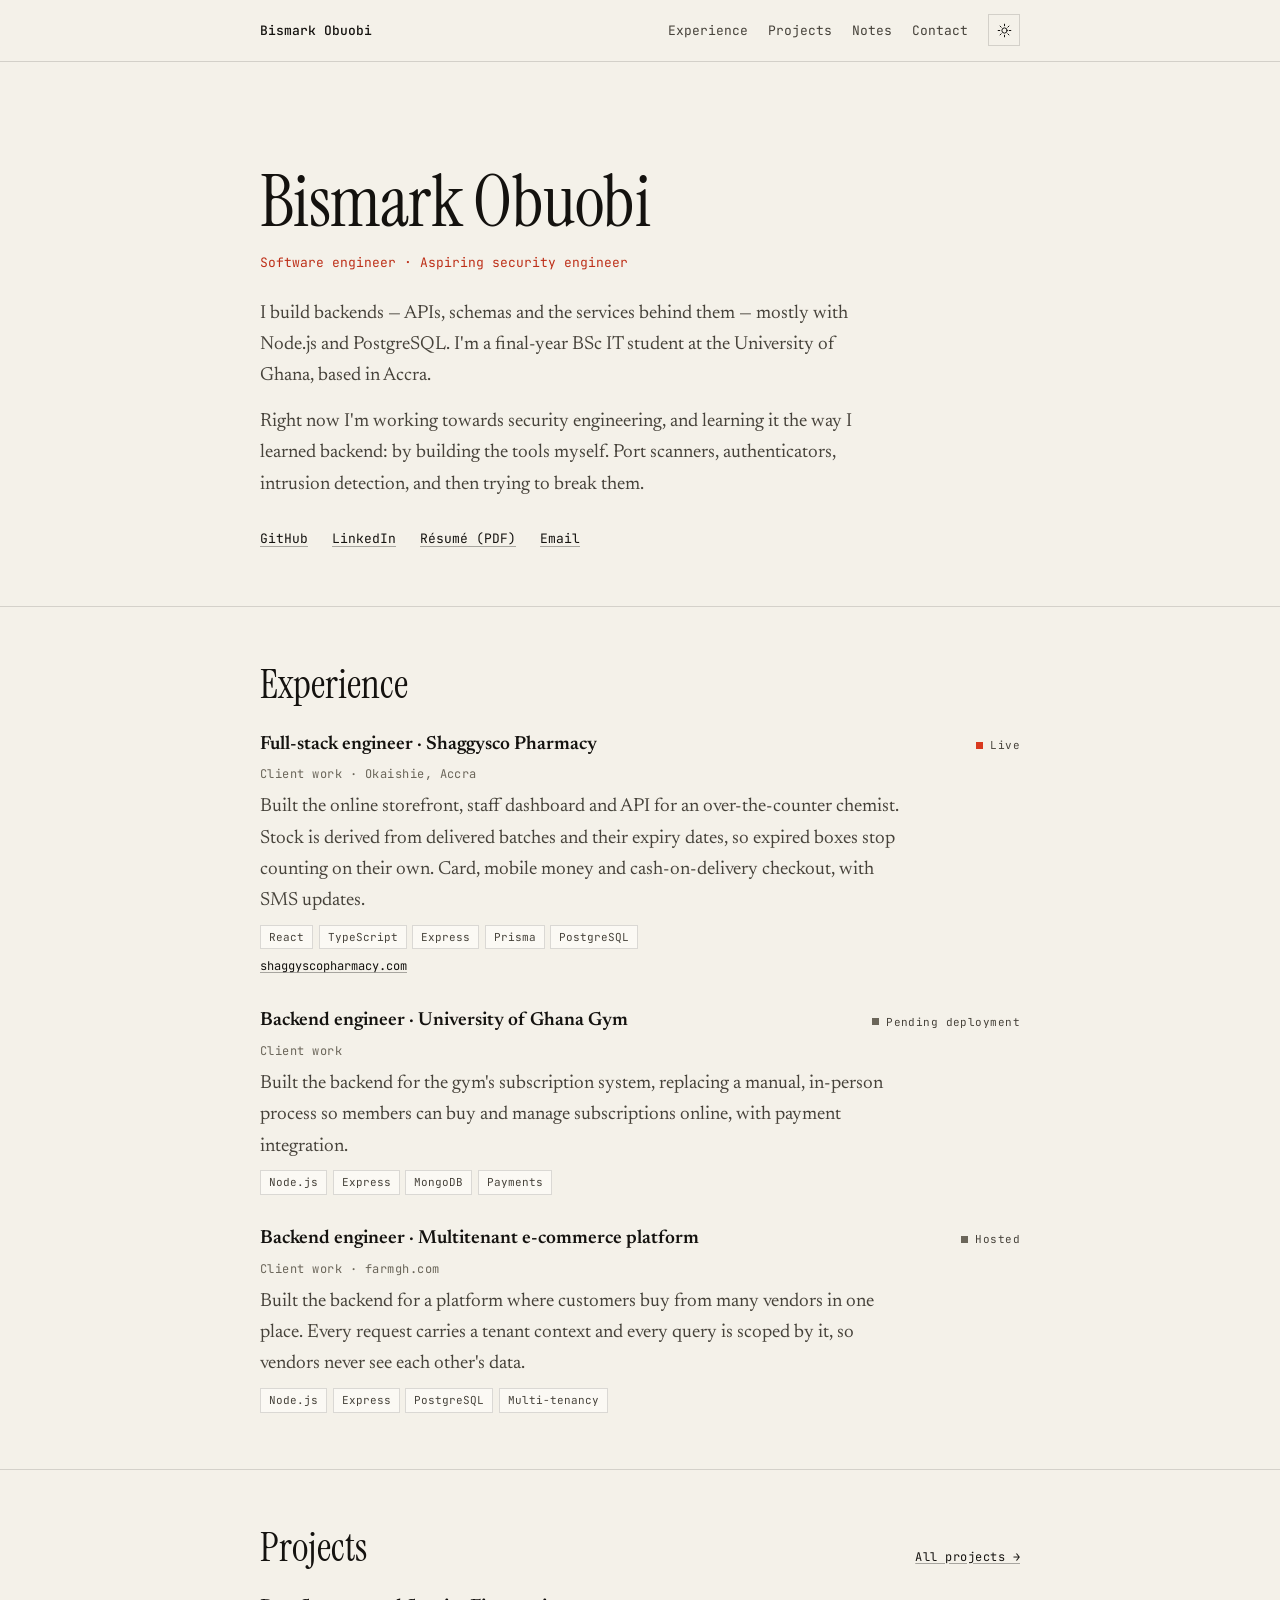
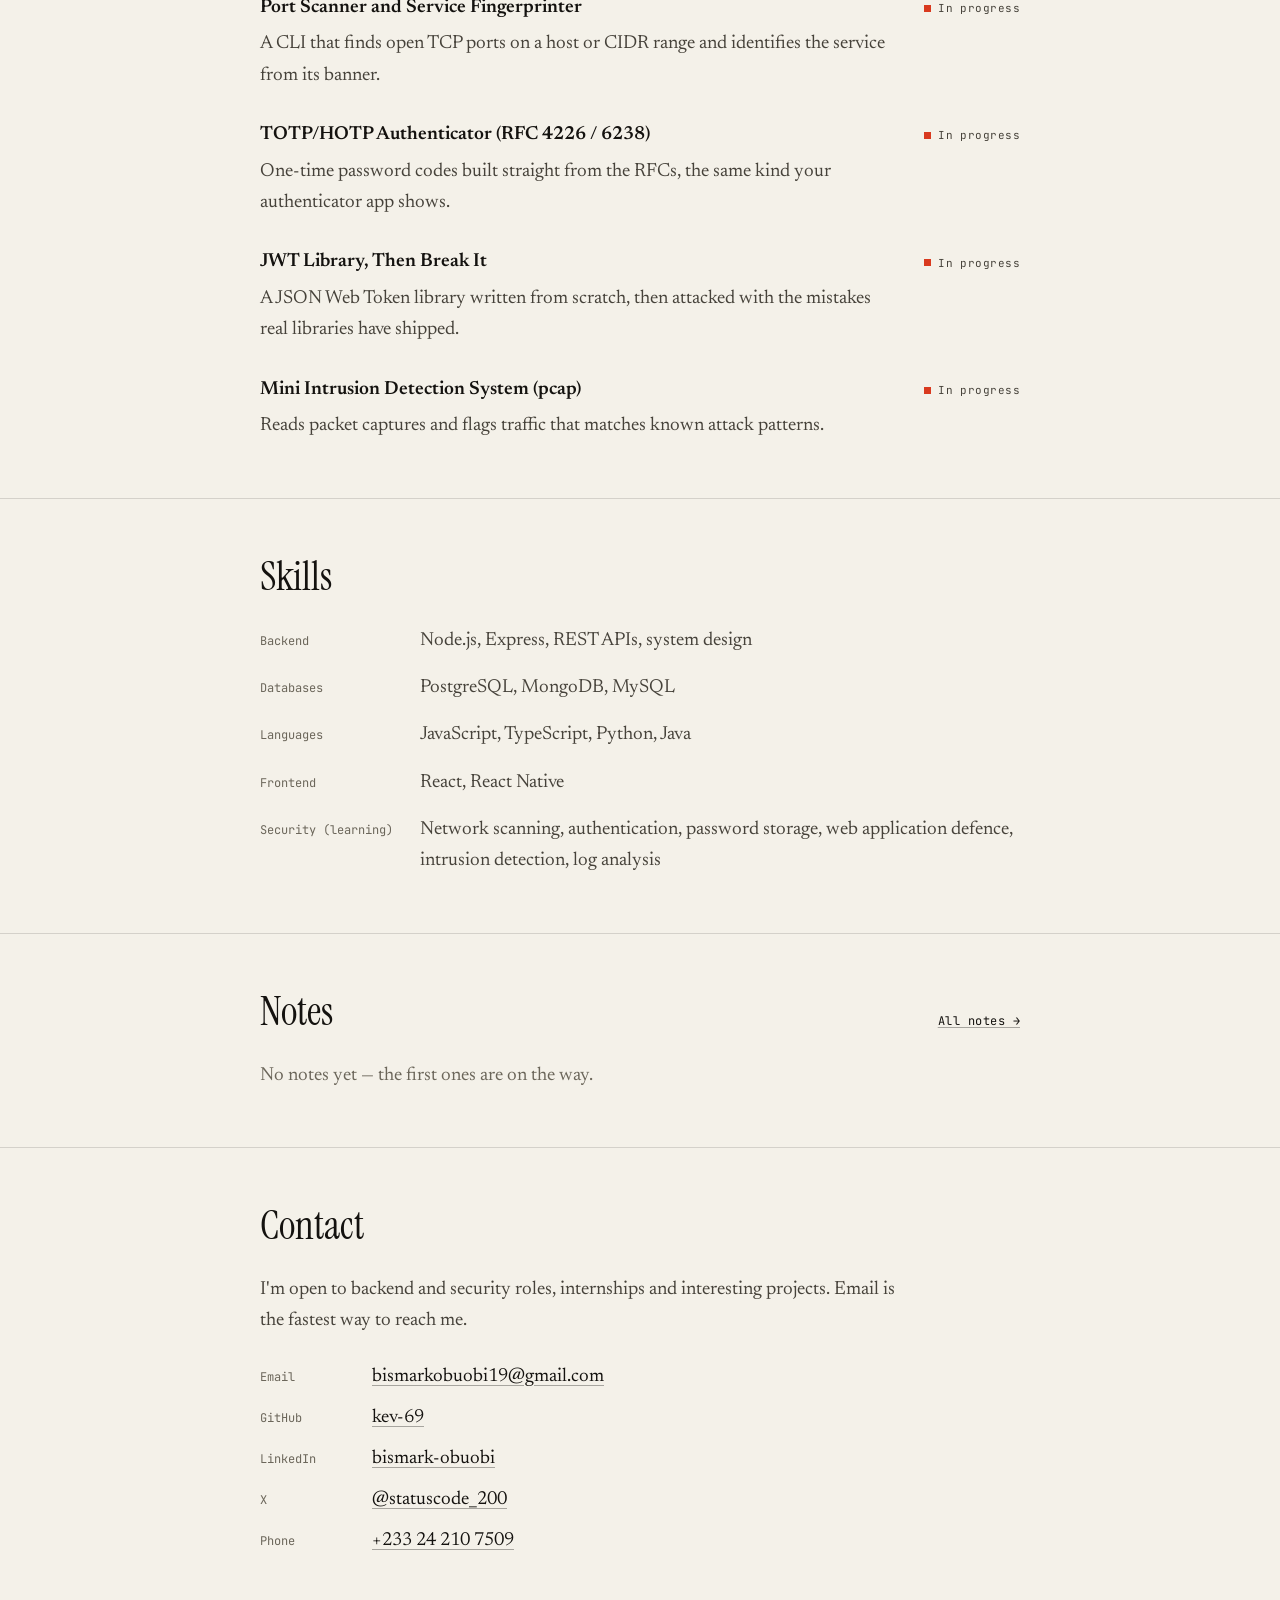
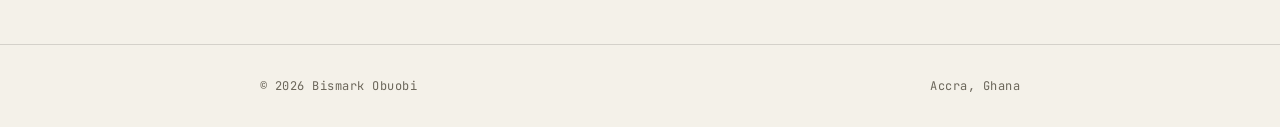
<file: index.html>
<!DOCTYPE html>
<html lang="en" data-theme="paper">
<head>
<meta charset="UTF-8">
<meta name="viewport" content="width=device-width, initial-scale=1">
<title>Bismark Obuobi — Software Engineer</title>
<meta name="description" content="Bismark Obuobi is a software engineer and aspiring security engineer in Accra, Ghana, building backends with Node.js and PostgreSQL and learning security by building the tools.">
<meta name="author" content="Bismark Obuobi">
<meta name="theme-color" content="#f4f1e9">
<link rel="canonical" href="https://bismarkobuobi.github.io/">
<meta property="og:type" content="website">
<meta property="og:url" content="https://bismarkobuobi.github.io/">
<meta property="og:title" content="Bismark Obuobi — Software Engineer">
<meta property="og:description" content="Software engineer and aspiring security engineer in Accra, Ghana.">
<meta name="twitter:card" content="summary">
<link rel="icon" href="icons/favicon.svg" type="image/svg+xml">
<link rel="alternate icon" href="icons/favicon.png">
<link rel="preconnect" href="https://fonts.googleapis.com">
<link rel="preconnect" href="https://fonts.gstatic.com" crossorigin>
<link rel="stylesheet" href="https://fonts.googleapis.com/css2?family=Instrument+Serif&family=JetBrains+Mono:wght@400;500&family=Newsreader:ital,opsz,wght@0,6..72,400;0,6..72,600;1,6..72,400&display=swap">
<link rel="stylesheet" href="styles.css">
<script>
    (function () {
        try {
            var stored = localStorage.getItem('theme');
            if (stored === 'ink' || stored === 'paper') document.documentElement.setAttribute('data-theme', stored);
        } catch (e) {}
    })();
</script>
</head>
<body>

<a class="skip-link" href="#main">Skip to content</a>

<header class="site-header">
    <div class="container header-inner">
        <a class="wordmark" href="index.html">Bismark Obuobi</a>
        <div class="header-nav">
            <nav aria-label="Primary" data-nav>
                <ul class="nav-list">
                    <li><a href="index.html#experience">Experience</a></li>
                    <li><a href="projects.html">Projects</a></li>
                    <li><a href="notes.html">Notes</a></li>
                    <li><a href="index.html#contact">Contact</a></li>
                </ul>
            </nav>
            <button class="theme-toggle" type="button" data-theme-toggle aria-pressed="false" aria-label="Switch to dark theme">
                <svg class="icon-sun" viewBox="0 0 24 24" fill="none" stroke="currentColor" stroke-width="1.6" stroke-linecap="round" aria-hidden="true"><circle cx="12" cy="12" r="4.2"/><path d="M12 1.9v2.5M12 19.6v2.5M22.1 12h-2.5M4.4 12H1.9M19.1 4.9l-1.8 1.8M6.7 17.3l-1.8 1.8M19.1 19.1l-1.8-1.8M6.7 6.7 4.9 4.9"/></svg>
                <svg class="icon-moon" viewBox="0 0 24 24" fill="none" stroke="currentColor" stroke-width="1.6" stroke-linecap="round" stroke-linejoin="round" aria-hidden="true"><path d="M20.5 14.6A8.8 8.8 0 0 1 9.4 3.5a8.8 8.8 0 1 0 11.1 11.1Z"/></svg>
            </button>
        </div>
    </div>
</header>

<main id="main">

    <!-- ============================================================ INTRO -->
    <section class="intro">
        <div class="container">
            <h1>Bismark Obuobi</h1>
            <p class="intro-role">Software engineer · Aspiring security engineer</p>

            <p class="intro-text">
                I build backends &mdash; APIs, schemas and the services behind them &mdash;
                mostly with Node.js and PostgreSQL. I'm a final-year BSc IT student at
                the University of Ghana, based in Accra.
            </p>
            <p class="intro-text">
                Right now I'm working towards security engineering, and learning it the
                way I learned backend: by building the tools myself. Port scanners,
                authenticators, intrusion detection, and then trying to break them.
            </p>

            <div class="intro-links">
                <a class="link" href="https://github.com/kev-69" target="_blank" rel="noopener noreferrer">GitHub</a>
                <a class="link" href="https://www.linkedin.com/in/bismark-obuobi-5a473730a/" target="_blank" rel="noopener noreferrer">LinkedIn</a>
                <a class="link" href="docs/bismarkobuobi_resume.pdf" target="_blank" rel="noopener">Résumé (PDF)</a>
                <a class="link" href="mailto:bismarkobuobi19@gmail.com">Email</a>
            </div>
        </div>
    </section>

    <!-- ======================================================= EXPERIENCE -->
    <section class="section" id="experience">
        <div class="container">
            <div class="section-head">
                <h2 class="section-title">Experience</h2>
            </div>

            <div class="entries">
                <article class="entry">
                    <div class="entry-top">
                        <h3 class="entry-title">Full-stack engineer &middot; Shaggysco Pharmacy</h3>
                        <span class="status">Live</span>
                    </div>
                    <p class="micro">Client work &middot; Okaishie, Accra</p>
                    <p class="entry-desc">
                        Built the online storefront, staff dashboard and API for an
                        over-the-counter chemist. Stock is derived from delivered batches and
                        their expiry dates, so expired boxes stop counting on their own.
                        Card, mobile money and cash-on-delivery checkout, with SMS updates.
                    </p>
                    <div class="tag-row">
                        <span class="tag">React</span>
                        <span class="tag">TypeScript</span>
                        <span class="tag">Express</span>
                        <span class="tag">Prisma</span>
                        <span class="tag">PostgreSQL</span>
                    </div>
                    <div class="entry-links">
                        <a class="link" href="https://shaggyscopharmacy.com" target="_blank" rel="noopener noreferrer">shaggyscopharmacy.com</a>
                    </div>
                </article>

                <article class="entry">
                    <div class="entry-top">
                        <h3 class="entry-title">Backend engineer &middot; University of Ghana Gym</h3>
                        <span class="status status--muted">Pending deployment</span>
                    </div>
                    <p class="micro">Client work</p>
                    <p class="entry-desc">
                        Built the backend for the gym's subscription system, replacing a
                        manual, in-person process so members can buy and manage
                        subscriptions online, with payment integration.
                    </p>
                    <div class="tag-row">
                        <span class="tag">Node.js</span>
                        <span class="tag">Express</span>
                        <span class="tag">MongoDB</span>
                        <span class="tag">Payments</span>
                    </div>
                </article>

                <article class="entry">
                    <div class="entry-top">
                        <h3 class="entry-title">Backend engineer &middot; Multitenant e-commerce platform</h3>
                        <span class="status status--muted">Hosted</span>
                    </div>
                    <p class="micro">Client work &middot; farmgh.com</p>
                    <p class="entry-desc">
                        Built the backend for a platform where customers buy from many
                        vendors in one place. Every request carries a tenant context and
                        every query is scoped by it, so vendors never see each other's data.
                    </p>
                    <div class="tag-row">
                        <span class="tag">Node.js</span>
                        <span class="tag">Express</span>
                        <span class="tag">PostgreSQL</span>
                        <span class="tag">Multi-tenancy</span>
                    </div>
                </article>
            </div>
        </div>
    </section>

    <!-- ========================================================= PROJECTS -->
    <section class="section" id="projects">
        <div class="container">
            <div class="section-head">
                <h2 class="section-title">Projects</h2>
                <a class="link micro" href="projects.html">All projects &rarr;</a>
            </div>

            <div class="entries">
                <article class="entry">
                    <div class="entry-top">
                        <h3 class="entry-title"><a href="https://github.com/kev-69/port-sentinel" target="_blank" rel="noopener noreferrer">Port Scanner and Service Fingerprinter</a></h3>
                        <span class="status">In progress</span>
                    </div>
                    <p class="entry-desc">A CLI that finds open TCP ports on a host or CIDR range and identifies the service from its banner.</p>
                </article>

                <article class="entry">
                    <div class="entry-top">
                        <h3 class="entry-title">TOTP/HOTP Authenticator (RFC 4226 / 6238)</h3>
                        <span class="status">In progress</span>
                    </div>
                    <p class="entry-desc">One-time password codes built straight from the RFCs, the same kind your authenticator app shows.</p>
                </article>

                <article class="entry">
                    <div class="entry-top">
                        <h3 class="entry-title">JWT Library, Then Break It</h3>
                        <span class="status">In progress</span>
                    </div>
                    <p class="entry-desc">A JSON Web Token library written from scratch, then attacked with the mistakes real libraries have shipped.</p>
                </article>

                <article class="entry">
                    <div class="entry-top">
                        <h3 class="entry-title">Mini Intrusion Detection System (pcap)</h3>
                        <span class="status">In progress</span>
                    </div>
                    <p class="entry-desc">Reads packet captures and flags traffic that matches known attack patterns.</p>
                </article>
            </div>
        </div>
    </section>

    <!-- =========================================================== SKILLS -->
    <section class="section" id="skills">
        <div class="container">
            <div class="section-head">
                <h2 class="section-title">Skills</h2>
            </div>

            <dl class="skills">
                <div><dt>Backend</dt><dd>Node.js, Express, REST APIs, system design</dd></div>
                <div><dt>Databases</dt><dd>PostgreSQL, MongoDB, MySQL</dd></div>
                <div><dt>Languages</dt><dd>JavaScript, TypeScript, Python, Java</dd></div>
                <div><dt>Frontend</dt><dd>React, React Native</dd></div>
                <div><dt>Security (learning)</dt><dd>Network scanning, authentication, password storage, web application defence, intrusion detection, log analysis</dd></div>
            </dl>
        </div>
    </section>

    <!-- ============================================================ NOTES -->
    <section class="section" id="notes">
        <div class="container">
            <div class="section-head">
                <h2 class="section-title">Notes</h2>
                <a class="link micro" href="notes.html">All notes &rarr;</a>
            </div>

            <div class="note-list" id="recent-notes">
                <p class="empty-state">Loading notes…</p>
            </div>
        </div>
    </section>

    <!-- ========================================================== CONTACT -->
    <section class="section" id="contact">
        <div class="container">
            <div class="section-head">
                <h2 class="section-title">Contact</h2>
            </div>

            <p class="entry-desc" style="margin-bottom: 1.5rem">
                I'm open to backend and security roles, internships and interesting
                projects. Email is the fastest way to reach me.
            </p>

            <ul class="contact-list">
                <li><span>Email</span><a class="link" href="mailto:bismarkobuobi19@gmail.com">bismarkobuobi19@gmail.com</a></li>
                <li><span>GitHub</span><a class="link" href="https://github.com/kev-69" target="_blank" rel="noopener noreferrer">kev-69</a></li>
                <li><span>LinkedIn</span><a class="link" href="https://www.linkedin.com/in/bismark-obuobi-5a473730a/" target="_blank" rel="noopener noreferrer">bismark-obuobi</a></li>
                <li><span>X</span><a class="link" href="https://twitter.com/statuscode_200" target="_blank" rel="noopener noreferrer">@statuscode_200</a></li>
                <li><span>Phone</span><a class="link" href="tel:+233242107509">+233 24 210 7509</a></li>
            </ul>
        </div>
    </section>

</main>

<footer class="site-footer">
    <div class="container">
        <p class="micro">&copy; <span data-year>2026</span> Bismark Obuobi</p>
        <p class="micro">Accra, Ghana</p>
    </div>
</footer>

<script src="script.js"></script>
<script src="notes.js"></script>
</body>
</html>
</file>
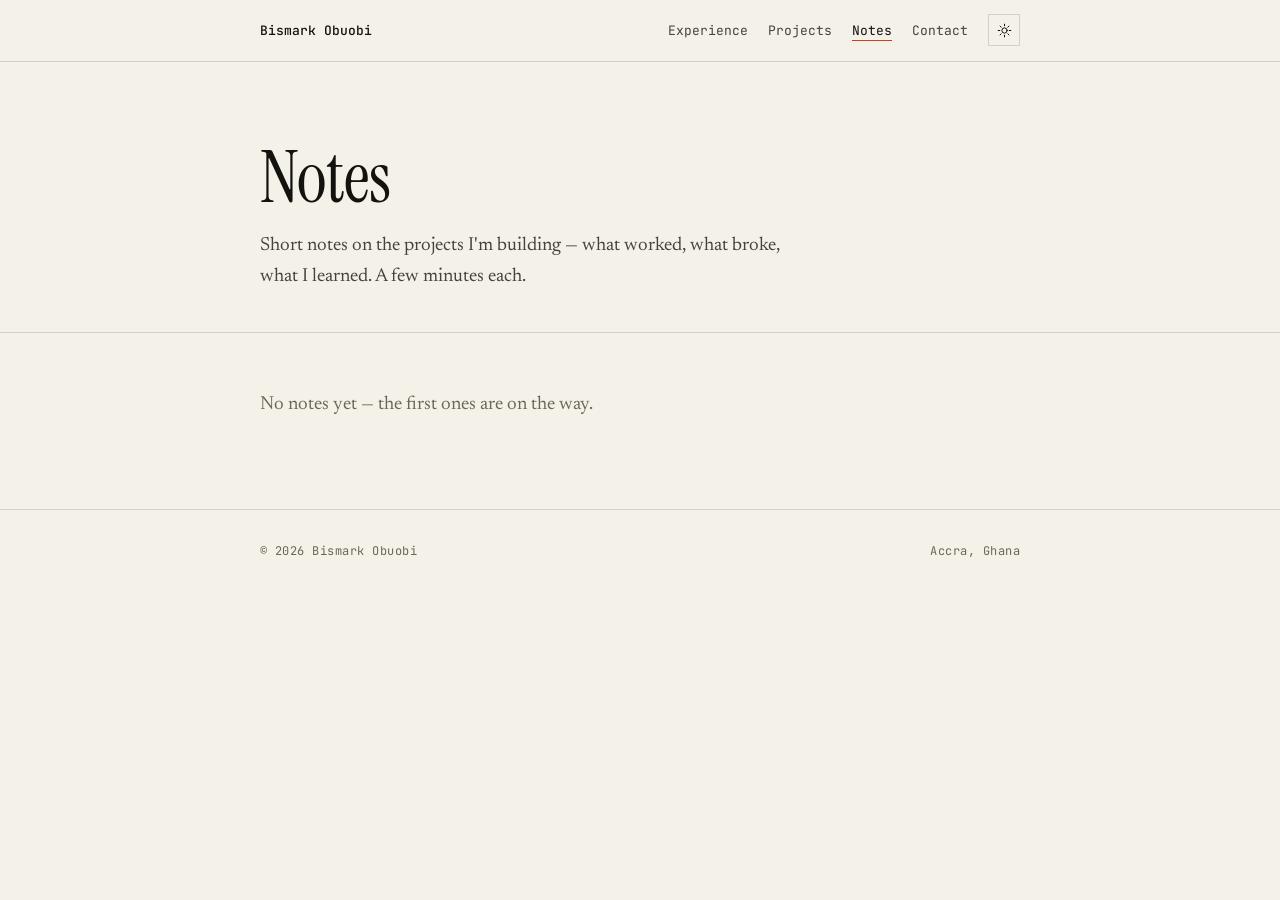
<file: notes.html>
<!DOCTYPE html>
<html lang="en" data-theme="paper">
<head>
<meta charset="UTF-8">
<meta name="viewport" content="width=device-width, initial-scale=1">
<title>Notes — Bismark Obuobi</title>
<meta name="description" content="Short notes by Bismark Obuobi on the projects he is building — what worked, what broke, and what he learned.">
<meta name="author" content="Bismark Obuobi">
<meta name="theme-color" content="#f4f1e9">
<link rel="canonical" href="https://bismarkobuobi.github.io/notes.html">
<meta property="og:type" content="website">
<meta property="og:url" content="https://bismarkobuobi.github.io/notes.html">
<meta property="og:title" content="Notes — Bismark Obuobi">
<meta property="og:description" content="Short notes on the projects I'm building.">
<meta name="twitter:card" content="summary">
<link rel="icon" href="icons/favicon.svg" type="image/svg+xml">
<link rel="alternate icon" href="icons/favicon.png">
<link rel="preconnect" href="https://fonts.googleapis.com">
<link rel="preconnect" href="https://fonts.gstatic.com" crossorigin>
<link rel="stylesheet" href="https://fonts.googleapis.com/css2?family=Instrument+Serif&family=JetBrains+Mono:wght@400;500&family=Newsreader:ital,opsz,wght@0,6..72,400;0,6..72,600;1,6..72,400&display=swap">
<link rel="stylesheet" href="styles.css">
<script>
    (function () {
        try {
            var stored = localStorage.getItem('theme');
            if (stored === 'ink' || stored === 'paper') document.documentElement.setAttribute('data-theme', stored);
        } catch (e) {}
    })();
</script>
</head>
<body>

<a class="skip-link" href="#main">Skip to content</a>

<header class="site-header">
    <div class="container header-inner">
        <a class="wordmark" href="index.html">Bismark Obuobi</a>
        <div class="header-nav">
            <nav aria-label="Primary" data-nav>
                <ul class="nav-list">
                    <li><a href="index.html#experience">Experience</a></li>
                    <li><a href="projects.html">Projects</a></li>
                    <li><a href="notes.html">Notes</a></li>
                    <li><a href="index.html#contact">Contact</a></li>
                </ul>
            </nav>
            <button class="theme-toggle" type="button" data-theme-toggle aria-pressed="false" aria-label="Switch to dark theme">
                <svg class="icon-sun" viewBox="0 0 24 24" fill="none" stroke="currentColor" stroke-width="1.6" stroke-linecap="round" aria-hidden="true"><circle cx="12" cy="12" r="4.2"/><path d="M12 1.9v2.5M12 19.6v2.5M22.1 12h-2.5M4.4 12H1.9M19.1 4.9l-1.8 1.8M6.7 17.3l-1.8 1.8M19.1 19.1l-1.8-1.8M6.7 6.7 4.9 4.9"/></svg>
                <svg class="icon-moon" viewBox="0 0 24 24" fill="none" stroke="currentColor" stroke-width="1.6" stroke-linecap="round" stroke-linejoin="round" aria-hidden="true"><path d="M20.5 14.6A8.8 8.8 0 0 1 9.4 3.5a8.8 8.8 0 1 0 11.1 11.1Z"/></svg>
            </button>
        </div>
    </div>
</header>

<main id="main">

    <section class="page-head">
        <div class="container">
            <h1 class="page-title">Notes</h1>
            <p class="page-lede">
                Short notes on the projects I'm building &mdash; what worked, what broke,
                what I learned. A few minutes each.
            </p>
        </div>
    </section>

    <section class="section">
        <div class="container">
            <div class="note-list" id="note-list">
                <p class="empty-state">Loading notes…</p>
            </div>
        </div>
    </section>

</main>

<footer class="site-footer">
    <div class="container">
        <p class="micro">&copy; <span data-year>2026</span> Bismark Obuobi</p>
        <p class="micro">Accra, Ghana</p>
    </div>
</footer>

<script src="script.js"></script>
<script src="notes.js"></script>
</body>
</html>
</file>
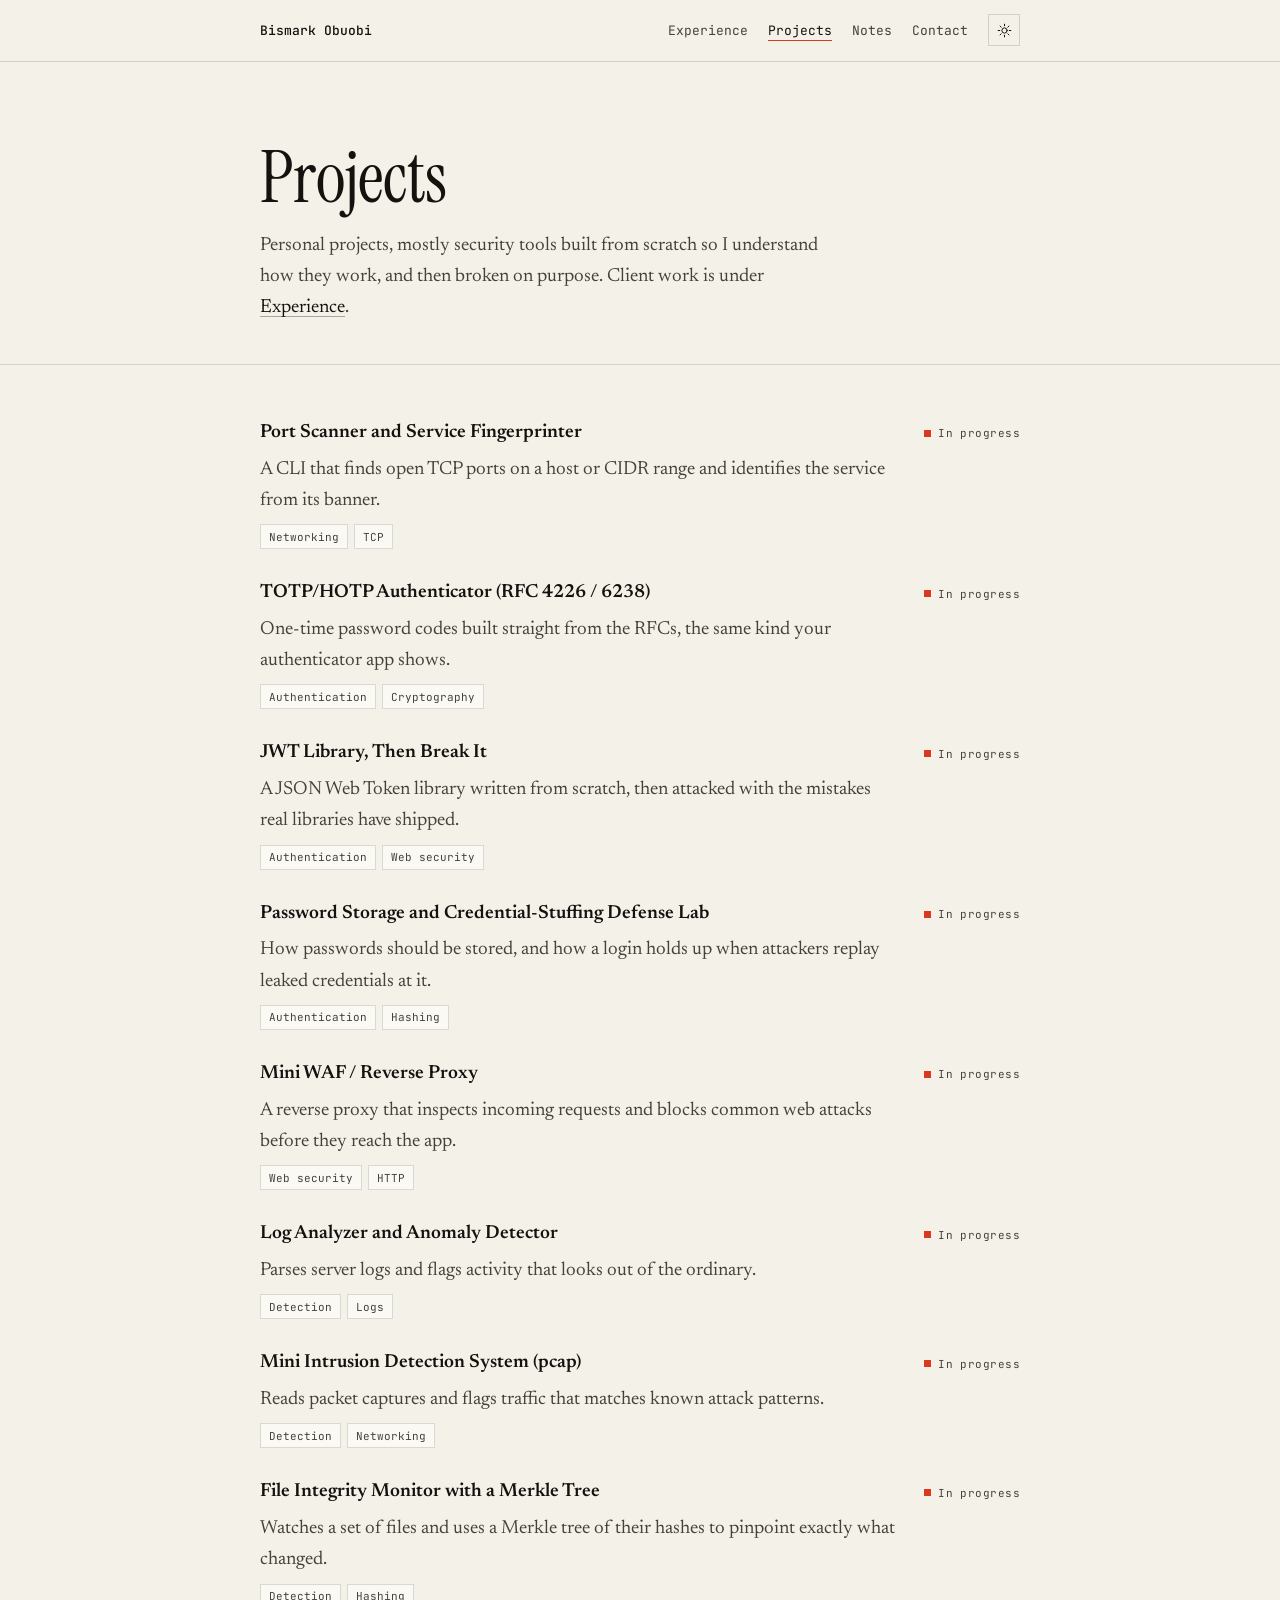
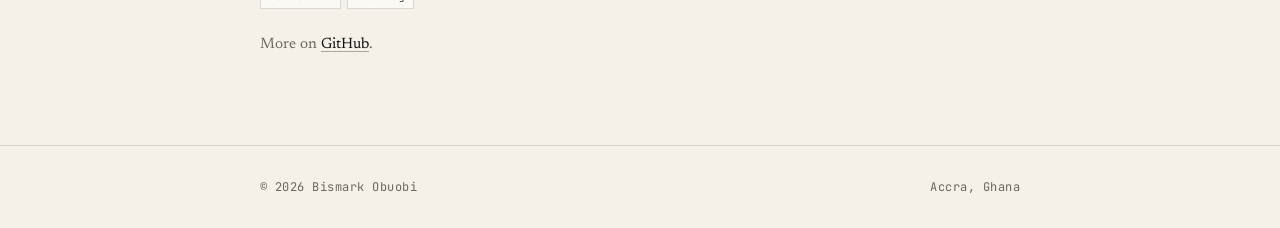
<file: projects.html>
<!DOCTYPE html>
<html lang="en" data-theme="paper">
<head>
<meta charset="UTF-8">
<meta name="viewport" content="width=device-width, initial-scale=1">
<title>Projects — Bismark Obuobi</title>
<meta name="description" content="Personal projects by Bismark Obuobi — security tools built from scratch: port scanning, one-time passwords, JWTs, a WAF, intrusion detection and more.">
<meta name="author" content="Bismark Obuobi">
<meta name="theme-color" content="#f4f1e9">
<link rel="canonical" href="https://bismarkobuobi.github.io/projects.html">
<meta property="og:type" content="website">
<meta property="og:url" content="https://bismarkobuobi.github.io/projects.html">
<meta property="og:title" content="Projects — Bismark Obuobi">
<meta property="og:description" content="Security tools built from scratch, then broken on purpose.">
<meta name="twitter:card" content="summary">
<link rel="icon" href="icons/favicon.svg" type="image/svg+xml">
<link rel="alternate icon" href="icons/favicon.png">
<link rel="preconnect" href="https://fonts.googleapis.com">
<link rel="preconnect" href="https://fonts.gstatic.com" crossorigin>
<link rel="stylesheet" href="https://fonts.googleapis.com/css2?family=Instrument+Serif&family=JetBrains+Mono:wght@400;500&family=Newsreader:ital,opsz,wght@0,6..72,400;0,6..72,600;1,6..72,400&display=swap">
<link rel="stylesheet" href="styles.css">
<script>
    (function () {
        try {
            var stored = localStorage.getItem('theme');
            if (stored === 'ink' || stored === 'paper') document.documentElement.setAttribute('data-theme', stored);
        } catch (e) {}
    })();
</script>
</head>
<body>

<a class="skip-link" href="#main">Skip to content</a>

<header class="site-header">
    <div class="container header-inner">
        <a class="wordmark" href="index.html">Bismark Obuobi</a>
        <div class="header-nav">
            <nav aria-label="Primary" data-nav>
                <ul class="nav-list">
                    <li><a href="index.html#experience">Experience</a></li>
                    <li><a href="projects.html">Projects</a></li>
                    <li><a href="notes.html">Notes</a></li>
                    <li><a href="index.html#contact">Contact</a></li>
                </ul>
            </nav>
            <button class="theme-toggle" type="button" data-theme-toggle aria-pressed="false" aria-label="Switch to dark theme">
                <svg class="icon-sun" viewBox="0 0 24 24" fill="none" stroke="currentColor" stroke-width="1.6" stroke-linecap="round" aria-hidden="true"><circle cx="12" cy="12" r="4.2"/><path d="M12 1.9v2.5M12 19.6v2.5M22.1 12h-2.5M4.4 12H1.9M19.1 4.9l-1.8 1.8M6.7 17.3l-1.8 1.8M19.1 19.1l-1.8-1.8M6.7 6.7 4.9 4.9"/></svg>
                <svg class="icon-moon" viewBox="0 0 24 24" fill="none" stroke="currentColor" stroke-width="1.6" stroke-linecap="round" stroke-linejoin="round" aria-hidden="true"><path d="M20.5 14.6A8.8 8.8 0 0 1 9.4 3.5a8.8 8.8 0 1 0 11.1 11.1Z"/></svg>
            </button>
        </div>
    </div>
</header>

<main id="main">

    <section class="page-head">
        <div class="container">
            <h1 class="page-title">Projects</h1>
            <p class="page-lede">
                Personal projects, mostly security tools built from scratch so I understand
                how they work, and then broken on purpose. Client work is under
                <a class="link" href="index.html#experience">Experience</a>.
            </p>
        </div>
    </section>

    <section class="section">
        <div class="container">
            <div class="entries">

                <!--
                    To add a project, copy this block:

                    <article class="entry">
                        <div class="entry-top">
                            <h2 class="entry-title"><a href="REPO_URL" target="_blank" rel="noopener noreferrer">Project name</a></h2>
                            <span class="status">In progress</span>
                        </div>
                        <p class="entry-desc">One or two sentences on what it does.</p>
                        <div class="tag-row"><span class="tag">Python</span></div>
                    </article>

                    Status: "In progress" (accent square) or add class="status status--muted"
                    for "Paused" / "Done". The tag row is optional.
                -->

                <article class="entry">
                    <div class="entry-top">
                        <h2 class="entry-title"><a href="https://github.com/kev-69/port-sentinel" target="_blank" rel="noopener noreferrer">Port Scanner and Service Fingerprinter</a></h2>
                        <span class="status">In progress</span>
                    </div>
                    <p class="entry-desc">A CLI that finds open TCP ports on a host or CIDR range and identifies the service from its banner.</p>
                    <div class="tag-row"><span class="tag">Networking</span><span class="tag">TCP</span></div>
                </article>

                <article class="entry">
                    <div class="entry-top">
                        <h2 class="entry-title">TOTP/HOTP Authenticator (RFC 4226 / 6238)</h2>
                        <span class="status">In progress</span>
                    </div>
                    <p class="entry-desc">One-time password codes built straight from the RFCs, the same kind your authenticator app shows.</p>
                    <div class="tag-row"><span class="tag">Authentication</span><span class="tag">Cryptography</span></div>
                </article>

                <article class="entry">
                    <div class="entry-top">
                        <h2 class="entry-title">JWT Library, Then Break It</h2>
                        <span class="status">In progress</span>
                    </div>
                    <p class="entry-desc">A JSON Web Token library written from scratch, then attacked with the mistakes real libraries have shipped.</p>
                    <div class="tag-row"><span class="tag">Authentication</span><span class="tag">Web security</span></div>
                </article>

                <article class="entry">
                    <div class="entry-top">
                        <h2 class="entry-title">Password Storage and Credential-Stuffing Defense Lab</h2>
                        <span class="status">In progress</span>
                    </div>
                    <p class="entry-desc">How passwords should be stored, and how a login holds up when attackers replay leaked credentials at it.</p>
                    <div class="tag-row"><span class="tag">Authentication</span><span class="tag">Hashing</span></div>
                </article>

                <article class="entry">
                    <div class="entry-top">
                        <h2 class="entry-title">Mini WAF / Reverse Proxy</h2>
                        <span class="status">In progress</span>
                    </div>
                    <p class="entry-desc">A reverse proxy that inspects incoming requests and blocks common web attacks before they reach the app.</p>
                    <div class="tag-row"><span class="tag">Web security</span><span class="tag">HTTP</span></div>
                </article>

                <article class="entry">
                    <div class="entry-top">
                        <h2 class="entry-title">Log Analyzer and Anomaly Detector</h2>
                        <span class="status">In progress</span>
                    </div>
                    <p class="entry-desc">Parses server logs and flags activity that looks out of the ordinary.</p>
                    <div class="tag-row"><span class="tag">Detection</span><span class="tag">Logs</span></div>
                </article>

                <article class="entry">
                    <div class="entry-top">
                        <h2 class="entry-title">Mini Intrusion Detection System (pcap)</h2>
                        <span class="status">In progress</span>
                    </div>
                    <p class="entry-desc">Reads packet captures and flags traffic that matches known attack patterns.</p>
                    <div class="tag-row"><span class="tag">Detection</span><span class="tag">Networking</span></div>
                </article>

                <article class="entry">
                    <div class="entry-top">
                        <h2 class="entry-title">File Integrity Monitor with a Merkle Tree</h2>
                        <span class="status">In progress</span>
                    </div>
                    <p class="entry-desc">Watches a set of files and uses a Merkle tree of their hashes to pinpoint exactly what changed.</p>
                    <div class="tag-row"><span class="tag">Detection</span><span class="tag">Hashing</span></div>
                </article>

            </div>

            <p class="section-note">
                More on <a class="link" href="https://github.com/kev-69" target="_blank" rel="noopener noreferrer">GitHub</a>.
            </p>
        </div>
    </section>

</main>

<footer class="site-footer">
    <div class="container">
        <p class="micro">&copy; <span data-year>2026</span> Bismark Obuobi</p>
        <p class="micro">Accra, Ghana</p>
    </div>
</footer>

<script src="script.js"></script>
</body>
</html>
</file>
<file: styles.css>
/* ==========================================================================
   Bismark Obuobi — Portfolio
   Warm paper by default, a dark "ink" theme on toggle. Serif headings, serif
   prose, mono for small labels. One accent colour.
   ========================================================================== */

/* --------------------------------------------------------------------------
   1. Tokens
   -------------------------------------------------------------------------- */

:root {
    color-scheme: light;

    --font-display: 'Instrument Serif', 'Times New Roman', Times, serif;
    --font-prose: 'Newsreader', Georgia, 'Times New Roman', serif;
    --font-mono: 'JetBrains Mono', ui-monospace, SFMono-Regular, Menlo, Consolas, monospace;

    --paper: #f4f1e9;
    --paper-2: #ece8dd;
    --paper-raised: #fbf9f4;

    --ink: #14120f;
    --ink-2: #46423a;
    --ink-3: #6b665a;
    --rule: rgba(20, 18, 15, 0.14);
    --rule-strong: rgba(20, 18, 15, 0.34);

    --accent: #d93a1f;
    --accent-ink: #bd2f18;

    --ease-out: cubic-bezier(0.23, 1, 0.32, 1);

    --gutter: clamp(1rem, 5vw, 2.5rem);
    --width: 760px;
}

[data-theme='ink'] {
    color-scheme: dark;

    --paper: #0d0c0b;
    --paper-2: #131211;
    --paper-raised: #171613;

    --ink: #f2efe6;
    --ink-2: #b5afa2;
    --ink-3: #8a8478;
    --rule: rgba(242, 239, 230, 0.14);
    --rule-strong: rgba(242, 239, 230, 0.34);

    --accent: #ff5a3c;
    --accent-ink: #ff6a4d;
}

/* --------------------------------------------------------------------------
   2. Base
   -------------------------------------------------------------------------- */

*,
*::before,
*::after {
    box-sizing: border-box;
}

* {
    margin: 0;
    padding: 0;
}

html {
    -webkit-text-size-adjust: 100%;
    scroll-behavior: smooth;
    scroll-padding-top: 5rem;
}

body {
    font-family: var(--font-prose);
    font-size: clamp(1.0625rem, 1rem + 0.25vw, 1.1875rem);
    line-height: 1.65;
    color: var(--ink);
    background-color: var(--paper);
    -webkit-font-smoothing: antialiased;
    -moz-osx-font-smoothing: grayscale;
}

img,
svg {
    display: block;
    max-width: 100%;
}

a {
    color: inherit;
}

button {
    font: inherit;
    color: inherit;
    background: none;
    border: none;
    cursor: pointer;
}

ul,
ol {
    list-style: none;
}

::selection {
    background: var(--accent);
    color: #fff;
}

:focus-visible {
    outline: 2px solid var(--accent-ink);
    outline-offset: 3px;
}

.visually-hidden {
    position: absolute;
    width: 1px;
    height: 1px;
    margin: -1px;
    overflow: hidden;
    clip-path: inset(50%);
    white-space: nowrap;
}

.skip-link {
    position: absolute;
    top: 0;
    left: 50%;
    z-index: 200;
    transform: translate(-50%, -120%);
    padding: 0.75rem 1.25rem;
    font-family: var(--font-mono);
    font-size: 0.75rem;
    background: var(--ink);
    color: var(--paper);
    text-decoration: none;
}

.skip-link:focus-visible {
    transform: translate(-50%, 0);
}

/* Colour crossfade, only while the theme is being toggled. */
html.theme-switching,
html.theme-switching * {
    transition: background-color 200ms ease, border-color 200ms ease, color 200ms ease !important;
}

.container {
    width: 100%;
    max-width: calc(var(--width) + var(--gutter) * 2);
    margin-inline: auto;
    padding-inline: var(--gutter);
}

/* --------------------------------------------------------------------------
   3. Small type
   -------------------------------------------------------------------------- */

.micro {
    font-family: var(--font-mono);
    font-size: 0.75rem;
    letter-spacing: 0.04em;
    color: var(--ink-3);
    line-height: 1.5;
}

.link {
    color: var(--ink);
    text-decoration: underline;
    text-decoration-color: var(--rule-strong);
    text-underline-offset: 0.2em;
    transition: color 160ms ease, text-decoration-color 160ms ease;
}

@media (hover: hover) and (pointer: fine) {
    .link:hover {
        color: var(--accent-ink);
        text-decoration-color: currentColor;
    }
}

.tag-row {
    display: flex;
    flex-wrap: wrap;
    gap: 0.35rem;
}

.tag {
    display: inline-block;
    padding: 0.15rem 0.5rem;
    font-family: var(--font-mono);
    font-size: 0.6875rem;
    color: var(--ink-2);
    border: 1px solid var(--rule);
    background: var(--paper-raised);
}

/* Status: a small square before the label. */
.status {
    display: inline-flex;
    align-items: center;
    gap: 0.45rem;
    font-family: var(--font-mono);
    font-size: 0.6875rem;
    letter-spacing: 0.04em;
    color: var(--ink-2);
    white-space: nowrap;
}

.status::before {
    content: '';
    width: 7px;
    height: 7px;
    background: var(--accent);
}

.status--muted::before {
    background: var(--ink-3);
}

/* --------------------------------------------------------------------------
   4. Header
   -------------------------------------------------------------------------- */

.site-header {
    position: sticky;
    top: 0;
    z-index: 100;
    background: color-mix(in srgb, var(--paper) 88%, transparent);
    backdrop-filter: blur(12px);
    -webkit-backdrop-filter: blur(12px);
    border-bottom: 1px solid var(--rule);
}

.header-inner {
    display: flex;
    flex-wrap: wrap;
    align-items: center;
    justify-content: space-between;
    gap: 0.5rem 1.5rem;
    padding-block: 0.9rem;
}

.wordmark {
    font-family: var(--font-mono);
    font-size: 0.8125rem;
    font-weight: 500;
    text-decoration: none;
    white-space: nowrap;
}

.header-nav {
    display: flex;
    align-items: center;
    gap: 0.25rem 1.25rem;
}

.nav-list {
    display: flex;
    flex-wrap: wrap;
    gap: 0.25rem 1.25rem;
}

.nav-list a {
    font-family: var(--font-mono);
    font-size: 0.8125rem;
    color: var(--ink-2);
    text-decoration: none;
    transition: color 160ms ease;
}

.nav-list a[aria-current='page'] {
    color: var(--ink);
    text-decoration: underline;
    text-decoration-color: var(--accent);
    text-underline-offset: 0.35em;
}

@media (hover: hover) and (pointer: fine) {
    .nav-list a:hover {
        color: var(--ink);
    }
}

.theme-toggle {
    display: grid;
    place-items: center;
    width: 32px;
    height: 32px;
    border: 1px solid var(--rule);
    color: var(--ink);
    transition: border-color 160ms ease;
}

@media (hover: hover) and (pointer: fine) {
    .theme-toggle:hover {
        border-color: var(--rule-strong);
    }
}

.theme-toggle svg {
    grid-area: 1 / 1;
    width: 15px;
    height: 15px;
}

.theme-toggle .icon-moon,
[data-theme='ink'] .theme-toggle .icon-sun {
    visibility: hidden;
}

[data-theme='ink'] .theme-toggle .icon-moon {
    visibility: visible;
}

@media (max-width: 560px) {
    .header-inner {
        flex-direction: column;
        align-items: flex-start;
    }

    .header-nav {
        width: 100%;
        justify-content: space-between;
    }
}

/* --------------------------------------------------------------------------
   5. Sections
   -------------------------------------------------------------------------- */

main {
    padding-bottom: 2rem;
}

.intro {
    padding-block: clamp(3.5rem, 10vw, 6.5rem) clamp(2.5rem, 6vw, 3.5rem);
}

.intro h1,
.page-title {
    font-family: var(--font-display);
    font-weight: 400;
    font-size: clamp(2.75rem, 9vw, 4.5rem);
    line-height: 1;
    letter-spacing: -0.01em;
}

.intro-role {
    margin-top: 0.9rem;
    font-family: var(--font-mono);
    font-size: 0.8125rem;
    color: var(--accent-ink);
}

.intro-text {
    margin-top: 1.5rem;
    max-width: 60ch;
    color: var(--ink-2);
}

.intro-text + .intro-text {
    margin-top: 0.9rem;
}

.intro-links {
    display: flex;
    flex-wrap: wrap;
    gap: 0.5rem 1.5rem;
    margin-top: 1.75rem;
    font-family: var(--font-mono);
    font-size: 0.8125rem;
}

.section {
    padding-block: clamp(2.5rem, 6vw, 3.5rem);
    border-top: 1px solid var(--rule);
}

.section-head {
    display: flex;
    flex-wrap: wrap;
    align-items: baseline;
    justify-content: space-between;
    gap: 0.5rem 1rem;
    margin-bottom: 1.75rem;
}

.section-title {
    font-family: var(--font-display);
    font-weight: 400;
    font-size: clamp(1.875rem, 5vw, 2.5rem);
    line-height: 1.05;
}

.section-note {
    margin-top: 1.5rem;
    color: var(--ink-3);
    font-size: 0.9375rem;
}

.page-head {
    padding-block: clamp(3rem, 8vw, 5rem) clamp(1.5rem, 4vw, 2.5rem);
}

.page-lede {
    margin-top: 1rem;
    max-width: 56ch;
    color: var(--ink-2);
}

/* --------------------------------------------------------------------------
   6. Entries — experience and projects share one shape
   -------------------------------------------------------------------------- */

.entries {
    display: grid;
    gap: 2rem;
}

.entry {
    display: grid;
    gap: 0.5rem;
}

.entry-top {
    display: flex;
    flex-wrap: wrap;
    align-items: baseline;
    justify-content: space-between;
    gap: 0.25rem 1rem;
}

.entry-title {
    font-family: var(--font-prose);
    font-size: 1.1875rem;
    font-weight: 600;
    line-height: 1.3;
}

.entry-title a {
    text-decoration: none;
}

@media (hover: hover) and (pointer: fine) {
    .entry-title a:hover {
        color: var(--accent-ink);
    }
}

.entry-desc {
    max-width: 64ch;
    color: var(--ink-2);
}

.entry-links {
    display: flex;
    flex-wrap: wrap;
    gap: 0.25rem 1.25rem;
    font-family: var(--font-mono);
    font-size: 0.75rem;
}

/* --------------------------------------------------------------------------
   7. Skills
   -------------------------------------------------------------------------- */

.skills {
    display: grid;
    gap: 1rem;
}

.skills > div {
    display: grid;
    grid-template-columns: 9rem 1fr;
    gap: 0.5rem 1rem;
    align-items: baseline;
}

.skills dt {
    font-family: var(--font-mono);
    font-size: 0.75rem;
    color: var(--ink-3);
}

.skills dd {
    color: var(--ink-2);
}

@media (max-width: 560px) {
    .skills > div {
        grid-template-columns: 1fr;
        gap: 0.15rem;
    }
}

/* --------------------------------------------------------------------------
   8. Notes
   -------------------------------------------------------------------------- */

.note-list {
    display: grid;
}

.note-row {
    display: grid;
    grid-template-columns: 7.5rem 1fr;
    gap: 0.25rem 1rem;
    padding-block: 1rem;
    border-bottom: 1px solid var(--rule);
    text-decoration: none;
}

.note-row:first-child {
    border-top: 1px solid var(--rule);
}

.note-row-date {
    padding-top: 0.2rem;
    font-family: var(--font-mono);
    font-size: 0.75rem;
    color: var(--ink-3);
}

.note-row-title,
.note-row-excerpt {
    display: block;
}

.note-row-title {
    font-weight: 600;
    line-height: 1.35;
    transition: color 160ms ease;
}

.note-row-excerpt {
    margin-top: 0.2rem;
    color: var(--ink-2);
    font-size: 0.9375rem;
}

@media (hover: hover) and (pointer: fine) {
    .note-row:hover .note-row-title {
        color: var(--accent-ink);
    }
}

@media (max-width: 560px) {
    .note-row {
        grid-template-columns: 1fr;
    }
}

.empty-state {
    color: var(--ink-3);
}

.empty-state code {
    font-family: var(--font-mono);
    font-size: 0.85em;
}

/* Single note */
.note-header {
    padding-block: clamp(2.5rem, 7vw, 4rem) 1.5rem;
}

.back-link {
    font-family: var(--font-mono);
    font-size: 0.75rem;
    color: var(--ink-3);
    text-decoration: none;
}

@media (hover: hover) and (pointer: fine) {
    .back-link:hover {
        color: var(--ink);
    }
}

.note-header h1 {
    margin-top: 1.25rem;
    font-family: var(--font-display);
    font-weight: 400;
    font-size: clamp(2.25rem, 7vw, 3.25rem);
    line-height: 1.05;
}

.note-header .micro {
    margin-top: 0.75rem;
}

.note-header .tag-row {
    margin-top: 0.9rem;
}

.prose {
    padding-bottom: 2.5rem;
}

.prose > * + * {
    margin-top: 1.1em;
}

.prose h2,
.prose h3 {
    margin-top: 1.8em;
    font-family: var(--font-prose);
    font-weight: 600;
    line-height: 1.3;
}

.prose h2 {
    font-size: 1.375rem;
}

.prose h3 {
    font-size: 1.125rem;
}

.prose a {
    text-decoration-color: var(--rule-strong);
    text-underline-offset: 0.2em;
}

.prose ul,
.prose ol {
    padding-left: 1.25rem;
}

.prose ul {
    list-style: disc;
}

.prose ol {
    list-style: decimal;
}

.prose li + li {
    margin-top: 0.35em;
}

.prose blockquote {
    padding-left: 1rem;
    border-left: 2px solid var(--accent);
    color: var(--ink-2);
}

.prose code {
    font-family: var(--font-mono);
    font-size: 0.85em;
    padding: 0.1em 0.3em;
    background: var(--paper-2);
}

.prose pre {
    padding: 1rem;
    overflow-x: auto;
    background: var(--paper-2);
    border: 1px solid var(--rule);
    line-height: 1.5;
}

.prose pre code {
    padding: 0;
    background: none;
}

.prose img {
    height: auto;
}

/* --------------------------------------------------------------------------
   9. Contact & footer
   -------------------------------------------------------------------------- */

.contact-list {
    display: grid;
    gap: 0.6rem;
}

.contact-list li {
    display: grid;
    grid-template-columns: 6rem 1fr;
    gap: 1rem;
    align-items: baseline;
}

.contact-list span {
    font-family: var(--font-mono);
    font-size: 0.75rem;
    color: var(--ink-3);
}

.site-footer {
    padding-block: 2rem;
    border-top: 1px solid var(--rule);
}

.site-footer .container {
    display: flex;
    flex-wrap: wrap;
    justify-content: space-between;
    gap: 0.5rem 1.5rem;
}

@media (prefers-reduced-motion: reduce) {
    html {
        scroll-behavior: auto;
    }
}
</file>
